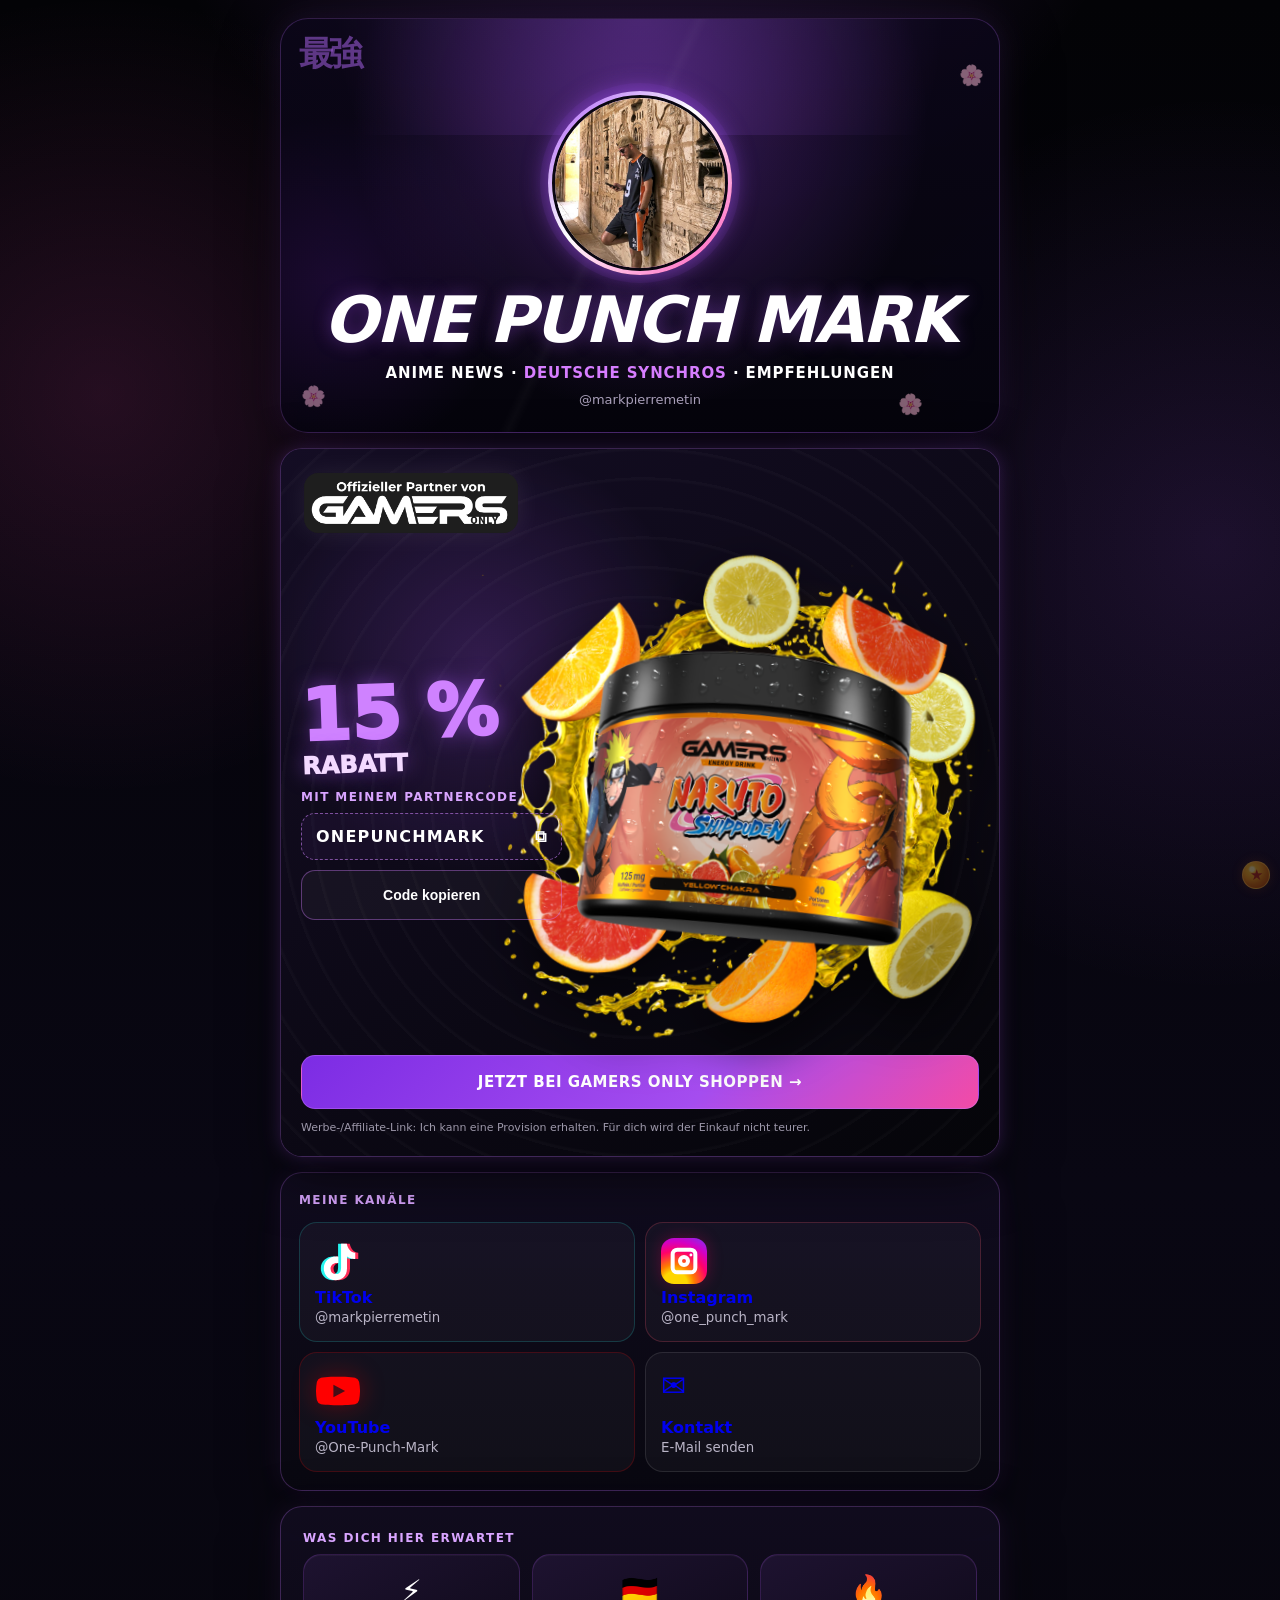
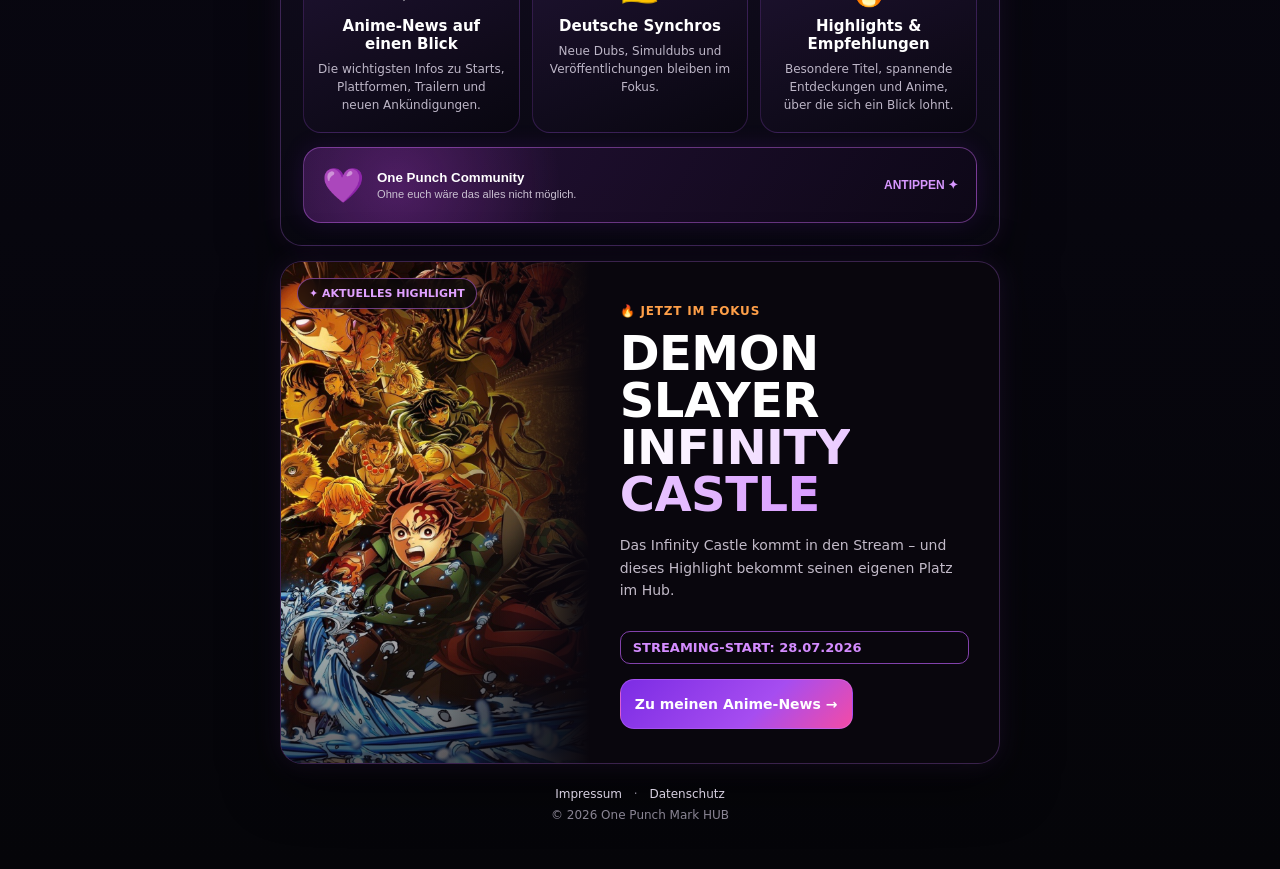
<file: index.html>
<!doctype html>
<html lang="de">
<head>
<meta charset="utf-8">
<meta name="viewport" content="width=device-width,initial-scale=1">
<meta name="description" content="One Punch Mark – Anime-News, deutsche Synchros, Streaming, Kino und Community.">
<meta name="theme-color" content="#050509">
<title>One Punch Mark Hub</title>
<link rel="stylesheet" href="style.css">
</head>
<body>
<main class="wrap">
  <section class="hero">
    <div class="jp">最強</div>
    <span class="sakura s1">🌸</span><span class="sakura s2">🌸</span><span class="sakura s3">🌸</span>
    <div class="profile" data-profile><img src="profilbild.jpg" alt="One Punch Mark"></div>
    <h1>One Punch Mark</h1>
    <div class="sub">Anime News · <b>Deutsche Synchros</b> · Empfehlungen</div>
    <div class="handle">@markpierremetin</div>
  </section>

  <section class="panel glow sponsor-panel">
    <div class="partner-line"><img class="partner-badge" src="gamers-partner.png" alt="Offizieller Partner von Gamers Only"></div>
    <div class="sponsor-grid">
      <div class="deal-copy">
        <div class="percent">15 %<span>RABATT</span></div>
        <p class="eyebrow">Mit meinem Partnercode</p>
        <div class="codebox"><span>ONEPUNCHMARK</span><span>⧉</span></div>
        <button class="btn copy-btn" type="button" data-copy>Code kopieren</button>
      </div>
      <div class="product-stage">
        <div class="product-glow"></div>
        <img src="gamers-naruto.png" alt="Gamers Only Naruto Shippuden Yellow Chakra Energy Drink">
      </div>
    </div>
    <a class="btn primary sponsor-cta" href="https://gamersonly.com?sca_ref=11611347.TvLRA7tiaW" target="_blank" rel="sponsored noopener noreferrer">
      Jetzt bei Gamers Only shoppen →
    </a>
    <p class="affiliate-note">Werbe-/Affiliate-Link: Ich kann eine Provision erhalten. Für dich wird der Einkauf nicht teurer.</p>
  </section>


  <section class="panel">
    <p class="eyebrow">Meine Kanäle</p>
    <div class="socials">
      <a class="social-card" href="https://www.tiktok.com/@markpierremetin" target="_blank" rel="noopener noreferrer">
        <div class="social-icon brand tiktok" aria-hidden="true"><svg viewBox="0 0 24 24"><path d="M16.6 3c.5 2.8 2.1 4.5 4.4 4.7v3.2c-1.6.1-3-.4-4.3-1.2v6.1c0 4.1-2.6 6.2-6 6.2-3.6 0-6.1-2.8-6.1-6.1 0-3.7 2.9-6.2 6.5-6.2.4 0 .8 0 1.1.1v3.3c-.3-.1-.6-.1-.9-.1-1.8 0-3.2 1.2-3.2 3 0 1.7 1.3 2.8 2.8 2.8 1.8 0 2.7-1.1 2.7-3.3V3h3z"/></svg></div><div><strong>TikTok</strong><br><small>@markpierremetin</small></div>
      </a>
      <a class="social-card" href="https://www.instagram.com/one_punch_mark" target="_blank" rel="noopener noreferrer">
        <div class="social-icon brand instagram" aria-hidden="true"><svg viewBox="0 0 24 24"><path d="M7 2h10a5 5 0 0 1 5 5v10a5 5 0 0 1-5 5H7a5 5 0 0 1-5-5V7a5 5 0 0 1 5-5zm0 3a2 2 0 0 0-2 2v10a2 2 0 0 0 2 2h10a2 2 0 0 0 2-2V7a2 2 0 0 0-2-2H7zm5 2.5A4.5 4.5 0 1 1 7.5 12 4.5 4.5 0 0 1 12 7.5zm0 3A1.5 1.5 0 1 0 13.5 12 1.5 1.5 0 0 0 12 10.5zm5.2-4.1a1.1 1.1 0 1 1-1.1 1.1 1.1 1.1 0 0 1 1.1-1.1z"/></svg></div><div><strong>Instagram</strong><br><small>@one_punch_mark</small></div>
      </a>
      <a class="social-card" href="https://www.youtube.com/@One-Punch-Mark" target="_blank" rel="noopener noreferrer">
        <div class="social-icon brand youtube" aria-hidden="true"><svg viewBox="0 0 24 24"><path d="M23 7.2a3 3 0 0 0-2.1-2.1C19 4.6 12 4.6 12 4.6s-7 0-8.9.5A3 3 0 0 0 1 7.2 31 31 0 0 0 .5 12a31 31 0 0 0 .5 4.8 3 3 0 0 0 2.1 2.1c1.9.5 8.9.5 8.9.5s7 0 8.9-.5a3 3 0 0 0 2.1-2.1 31 31 0 0 0 .5-4.8 31 31 0 0 0-.5-4.8zM9.6 15.3V8.7l6.1 3.3-6.1 3.3z"/></svg></div><div><strong>YouTube</strong><br><small>@One-Punch-Mark</small></div>
      </a>
      <a class="social-card" href="mailto:onepunchcompany@web.de">
        <div class="social-icon">✉</div><div><strong>Kontakt</strong><br><small>E-Mail senden</small></div>
      </a>
    </div>
  </section>

  
  <section class="panel promise-section">
    <p class="eyebrow">Was dich hier erwartet</p>
    <div class="promise-grid">
      <article class="promise-card">
        <div class="promise-symbol">⚡</div>
        <strong>Anime-News auf einen Blick</strong>
        <p>Die wichtigsten Infos zu Starts, Plattformen, Trailern und neuen Ankündigungen.</p>
      </article>
      <article class="promise-card">
        <div class="promise-symbol">🇩🇪</div>
        <strong>Deutsche Synchros</strong>
        <p>Neue Dubs, Simuldubs und Veröffentlichungen bleiben im Fokus.</p>
      </article>
      <article class="promise-card">
        <div class="promise-symbol">🔥</div>
        <strong>Highlights & Empfehlungen</strong>
        <p>Besondere Titel, spannende Entdeckungen und Anime, über die sich ein Blick lohnt.</p>
      </article>
    </div>

    <button class="community-trigger" type="button" data-community>
      <span class="community-heart">💜</span>
      <span>
        <strong>One Punch Community</strong>
        <small>Ohne euch wäre das alles nicht möglich.</small>
      </span>
      <span class="tap-hint">Antippen ✦</span>
    </button>
  </section>

  
  <section class="panel cinema-feature">
    <div class="cinema-image-wrap">
      <img src="demon-slayer-infinity-castle.jpg"
           alt="Demon Slayer Infinity Castle Artwork"
           class="cinema-image">
      <div class="cinema-vignette"></div>
      <div class="cinema-badge">✦ Aktuelles Highlight</div>
    </div>
    <div class="cinema-feature-copy">
      <span class="hot-label">🔥 Jetzt im Fokus</span>
      <h2>Demon Slayer<br><b>Infinity Castle</b></h2>
      <p>Das Infinity Castle kommt in den Stream – und dieses Highlight bekommt seinen eigenen Platz im Hub.</p>
      <div class="release-pill">Streaming-Start: 28.07.2026</div>
      <a class="btn primary cinema-main-button"
         href="https://www.tiktok.com/@markpierremetin"
         target="_blank"
         rel="noopener noreferrer">Zu meinen Anime-News →</a>
    </div>
  </section>

  <footer class="footer">
    <div><a href="impressum.html">Impressum</a> · <a href="datenschutz.html">Datenschutz</a></div>
    <button class="hub-version" type="button" data-dev>© 2026 One Punch Mark HUB</button>
  </footer>
</main>

<button class="secret-orb" type="button" data-orb aria-label="Geheimes Easter Egg">
  <span class="orb-star">★</span>
</button>

<div class="heart-layer" data-heart-layer aria-hidden="true"></div>

<div class="impact-layer" data-impact aria-hidden="true">
  <div class="impact-flash"></div>
  <div class="punch-runup" aria-hidden="true">
    <div class="speedline sline1"></div>
    <div class="speedline sline2"></div>
    <div class="speedline sline3"></div>
    <div class="speedline sline4"></div>
    <div class="speedline sline5"></div>
  </div>
  <div class="opm-fist">
    <span class="forearm"></span>
    <span class="fist-knuckle k1"></span>
    <span class="fist-knuckle k2"></span>
    <span class="fist-knuckle k3"></span>
    <span class="fist-knuckle k4"></span>
    <span class="fist-palm"></span>
    <span class="fist-thumb"></span>
  </div>
  <div class="impact-burst"></div>
  <svg class="crack-svg" viewBox="0 0 1000 1000" preserveAspectRatio="none">
    <g>
      <path d="M510 505 L440 410 L390 300 L300 210"/>
      <path d="M505 500 L570 385 L650 310 L720 170"/>
      <path d="M500 510 L635 545 L760 520 L920 590"/>
      <path d="M500 510 L600 650 L620 790 L735 940"/>
      <path d="M500 510 L405 640 L340 755 L205 890"/>
      <path d="M500 505 L365 520 L240 480 L65 550"/>
      <path d="M500 505 L485 350 L520 230 L475 50"/>
      <path d="M500 510 L520 675 L470 825 L505 1000"/>
      <path d="M440 410 L330 390 L260 310"/>
      <path d="M570 385 L610 245 L690 205"/>
      <path d="M635 545 L730 660 L860 700"/>
      <path d="M405 640 L275 670 L165 630"/>
    </g>
  </svg>
  <div class="impact-message">ONE PUNCH MODE<br><small>Display überlebt. Knapp. 👊</small></div>
</div>

<div class="modal-backdrop" data-club-modal aria-hidden="true">
  <section class="club-modal" role="dialog" aria-modal="true" aria-labelledby="club-title">
    <button class="modal-close" type="button" data-close-club aria-label="Schließen">×</button>
    <div class="club-seal">葉</div>
    <p class="eyebrow">Geheimer Bereich entdeckt</p>
    <h2 id="club-title">🍜 Hidden Leaf Club</h2>
    <p class="club-welcome">Willkommen, Shinobi. Du hast alle sieben Dragon-Ball-Taps gemeistert.</p>
    <div class="club-grid">
      <div><span>🍥</span><strong>Lieblingsanime</strong><small>Naruto · Dragon Ball Z · Attack on Titan · One Piece · und wahrscheinlich noch vieles mehr 😄</small></div>
      <div><span>🎙️</span><strong>Creator-Modus</strong><small>Anime-News, deutsche Synchros und ehrliche Empfehlungen.</small></div>
      <div><span>⚡</span><strong>Chakra-Code</strong><small>ONEPUNCHMARK – 15 % bei Gamers Only.</small></div>
      <div><span>💜</span><strong>Community</strong><small>Ohne euch gäbe es den One Punch Mark Hub nicht.</small></div>
    </div>
    <p class="club-foot">Hidden Leaf Club · Member #001</p>
  </section>
</div>

<div class="dev-overlay" data-dev-overlay aria-hidden="true">
  <div class="dev-terminal">
    <span class="terminal-dot"></span><span class="terminal-dot"></span><span class="terminal-dot"></span>
    <p>&gt; Developer Mode aktiviert</p>
    <strong>ONE PUNCH MARK HUB v7.0</strong>
    <small>Powered by Chakra ⚡, Kaffee ☕ & Anime 💜</small>
  </div>
</div>

<div class="toast" data-toast aria-live="polite"></div>
<script src="script.js"></script>
</body>
</html>
</file>
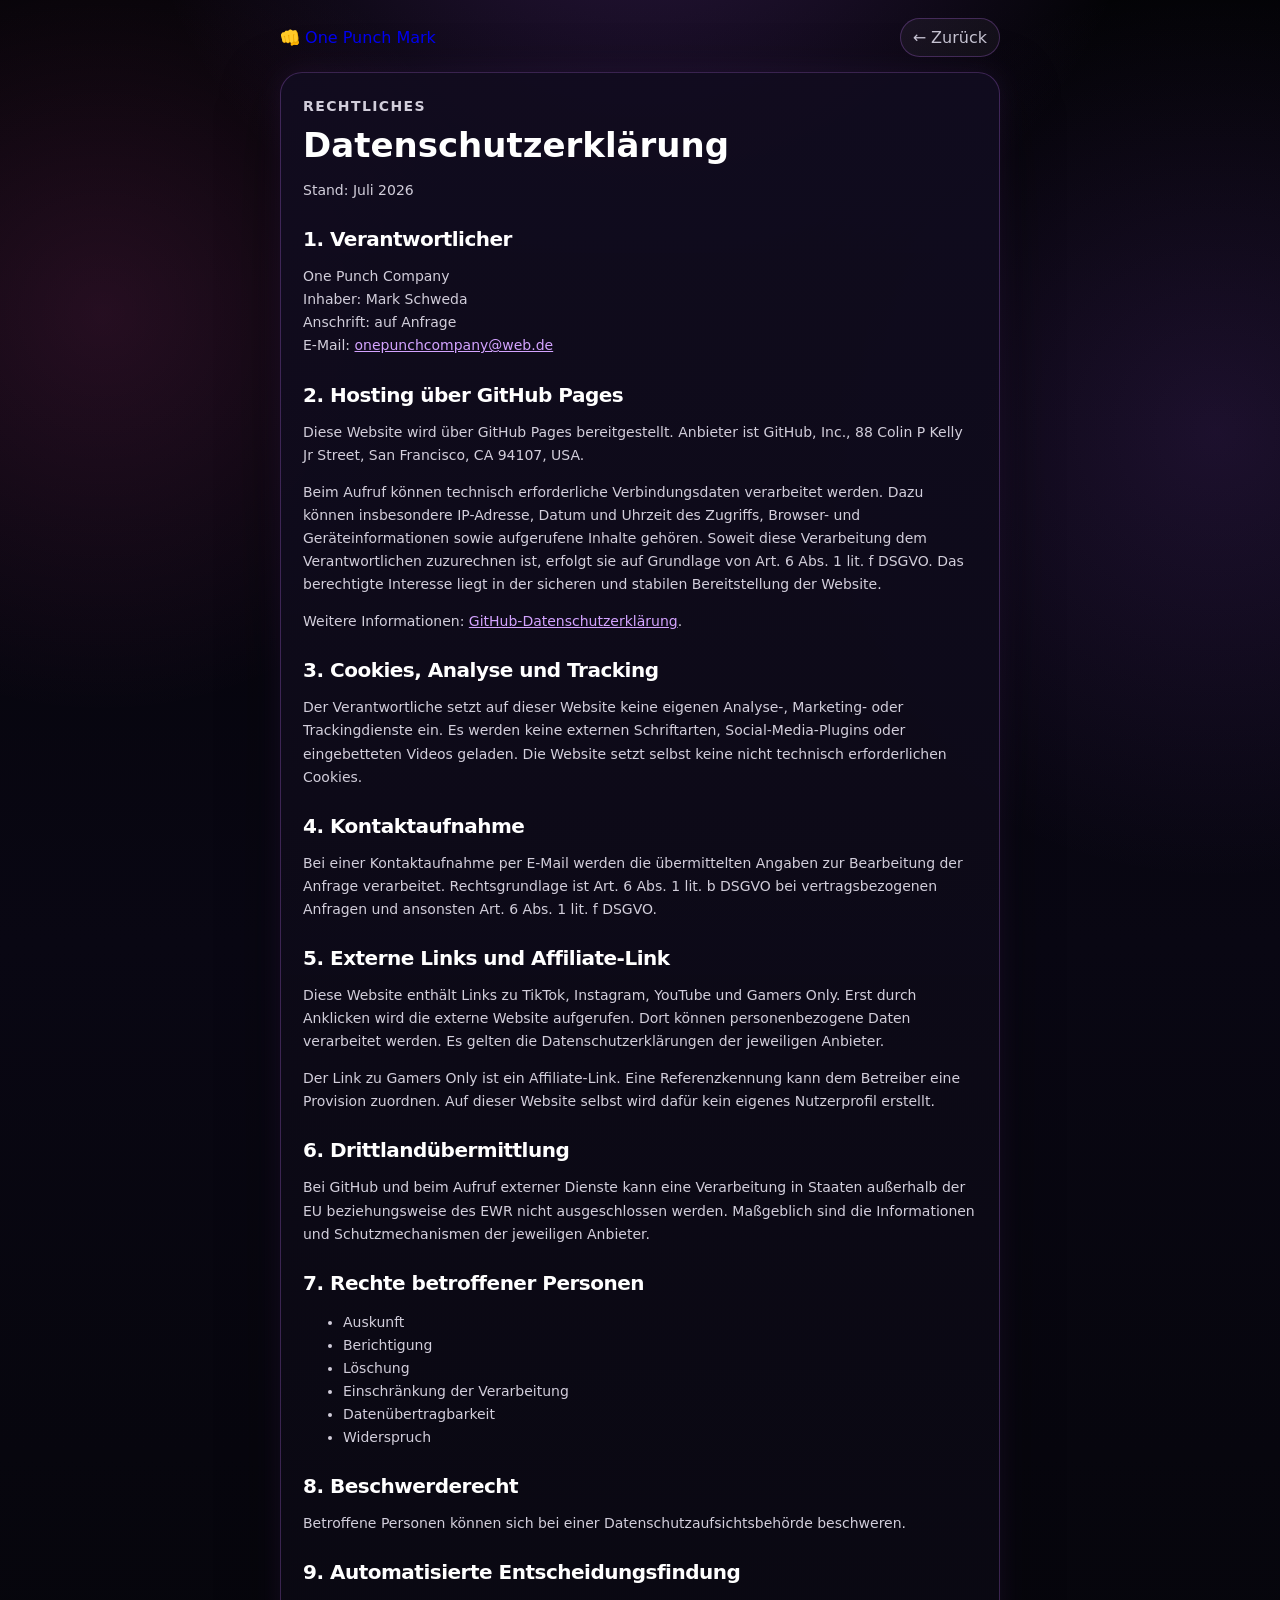
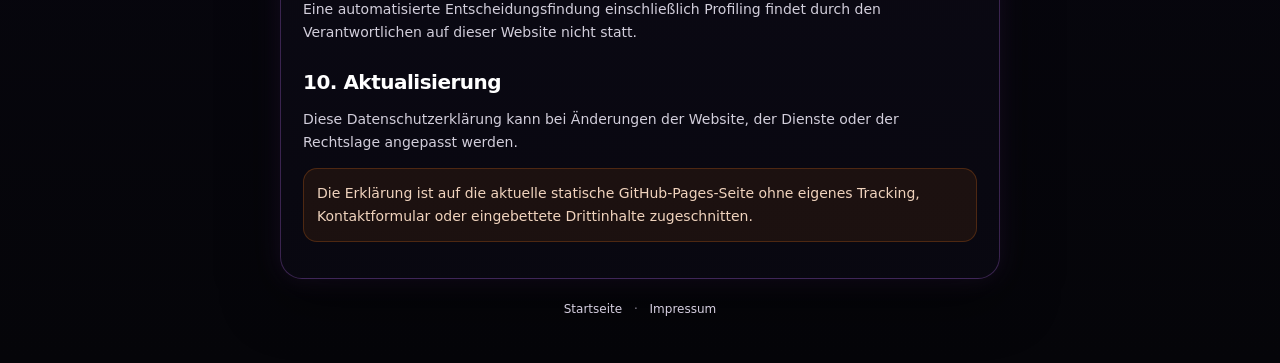
<file: datenschutz.html>
<!doctype html>
<html lang="de">
<head><meta charset="utf-8"><meta name="viewport" content="width=device-width,initial-scale=1"><meta name="theme-color" content="#050509"><title>Datenschutz – One Punch Mark</title><link rel="stylesheet" href="style.css"></head>
<body><main class="wrap">
<div class="topbar"><a href="index.html">👊 One Punch Mark</a><a class="back" href="index.html">← Zurück</a></div>
<article class="panel legal">
<p class="eyebrow">Rechtliches</p><h1>Datenschutzerklärung</h1><p>Stand: Juli 2026</p>
<h2>1. Verantwortlicher</h2><p>One Punch Company<br>Inhaber: Mark Schweda<br>Anschrift: auf Anfrage<br>E-Mail: <a href="mailto:onepunchcompany@web.de">onepunchcompany@web.de</a></p>
<h2>2. Hosting über GitHub Pages</h2><p>Diese Website wird über GitHub Pages bereitgestellt. Anbieter ist GitHub, Inc., 88 Colin P Kelly Jr Street, San Francisco, CA 94107, USA.</p>
<p>Beim Aufruf können technisch erforderliche Verbindungsdaten verarbeitet werden. Dazu können insbesondere IP-Adresse, Datum und Uhrzeit des Zugriffs, Browser- und Geräteinformationen sowie aufgerufene Inhalte gehören. Soweit diese Verarbeitung dem Verantwortlichen zuzurechnen ist, erfolgt sie auf Grundlage von Art. 6 Abs. 1 lit. f DSGVO. Das berechtigte Interesse liegt in der sicheren und stabilen Bereitstellung der Website.</p>
<p>Weitere Informationen: <a href="https://docs.github.com/de/site-policy/privacy-policies/github-general-privacy-statement" target="_blank" rel="noopener noreferrer">GitHub-Datenschutzerklärung</a>.</p>
<h2>3. Cookies, Analyse und Tracking</h2><p>Der Verantwortliche setzt auf dieser Website keine eigenen Analyse-, Marketing- oder Trackingdienste ein. Es werden keine externen Schriftarten, Social-Media-Plugins oder eingebetteten Videos geladen. Die Website setzt selbst keine nicht technisch erforderlichen Cookies.</p>
<h2>4. Kontaktaufnahme</h2><p>Bei einer Kontaktaufnahme per E-Mail werden die übermittelten Angaben zur Bearbeitung der Anfrage verarbeitet. Rechtsgrundlage ist Art. 6 Abs. 1 lit. b DSGVO bei vertragsbezogenen Anfragen und ansonsten Art. 6 Abs. 1 lit. f DSGVO.</p>
<h2>5. Externe Links und Affiliate-Link</h2><p>Diese Website enthält Links zu TikTok, Instagram, YouTube und Gamers Only. Erst durch Anklicken wird die externe Website aufgerufen. Dort können personenbezogene Daten verarbeitet werden. Es gelten die Datenschutzerklärungen der jeweiligen Anbieter.</p>
<p>Der Link zu Gamers Only ist ein Affiliate-Link. Eine Referenzkennung kann dem Betreiber eine Provision zuordnen. Auf dieser Website selbst wird dafür kein eigenes Nutzerprofil erstellt.</p>
<h2>6. Drittlandübermittlung</h2><p>Bei GitHub und beim Aufruf externer Dienste kann eine Verarbeitung in Staaten außerhalb der EU beziehungsweise des EWR nicht ausgeschlossen werden. Maßgeblich sind die Informationen und Schutzmechanismen der jeweiligen Anbieter.</p>
<h2>7. Rechte betroffener Personen</h2><ul><li>Auskunft</li><li>Berichtigung</li><li>Löschung</li><li>Einschränkung der Verarbeitung</li><li>Datenübertragbarkeit</li><li>Widerspruch</li></ul>
<h2>8. Beschwerderecht</h2><p>Betroffene Personen können sich bei einer Datenschutzaufsichtsbehörde beschweren.</p>
<h2>9. Automatisierte Entscheidungsfindung</h2><p>Eine automatisierte Entscheidungsfindung einschließlich Profiling findet durch den Verantwortlichen auf dieser Website nicht statt.</p>
<h2>10. Aktualisierung</h2><p>Diese Datenschutzerklärung kann bei Änderungen der Website, der Dienste oder der Rechtslage angepasst werden.</p>
<p class="note">Die Erklärung ist auf die aktuelle statische GitHub-Pages-Seite ohne eigenes Tracking, Kontaktformular oder eingebettete Drittinhalte zugeschnitten.</p>
</article>
<footer class="footer"><a href="index.html">Startseite</a> · <a href="impressum.html">Impressum</a></footer>
</main></body></html>
</file>
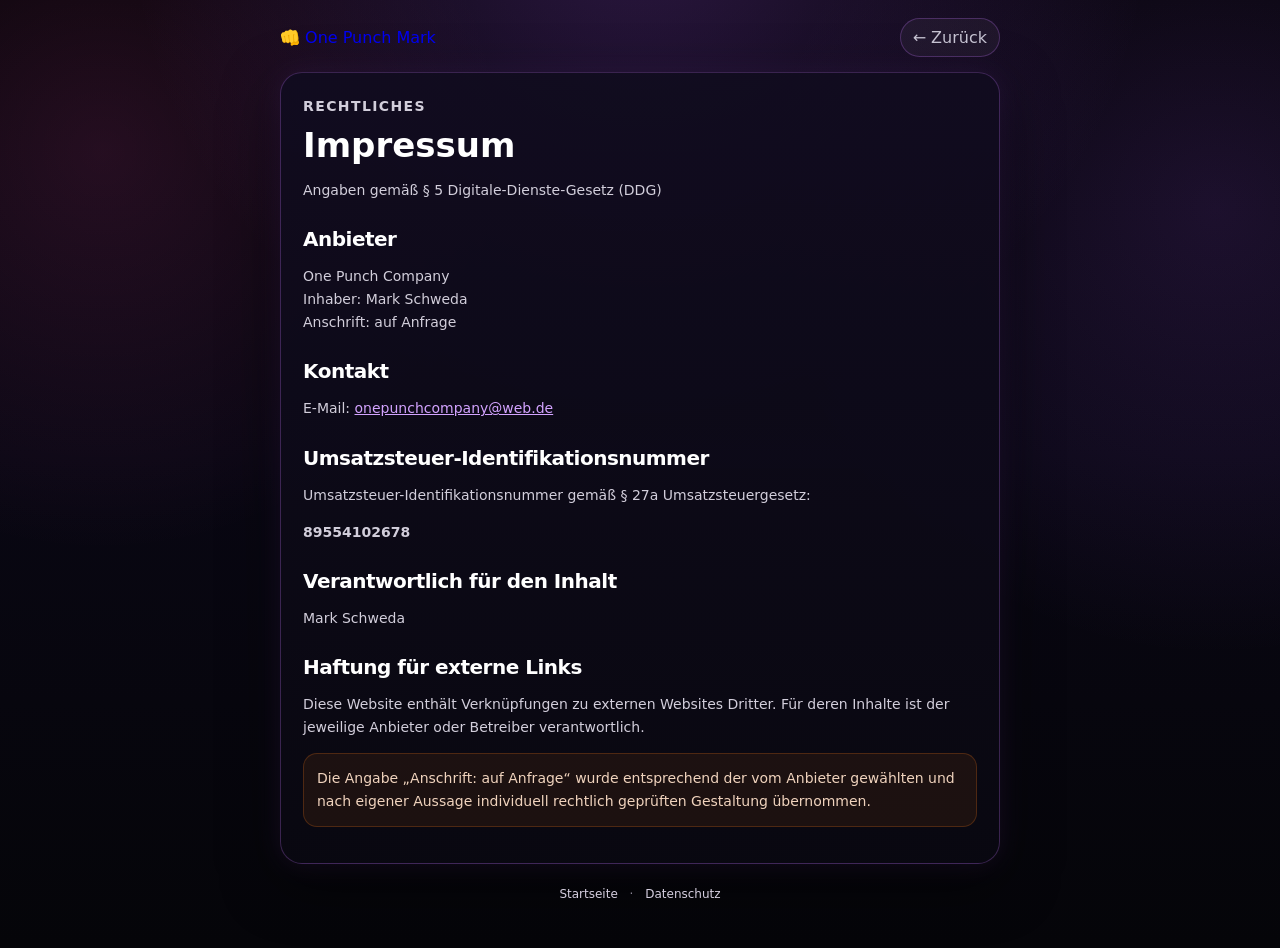
<file: impressum.html>
<!doctype html>
<html lang="de">
<head><meta charset="utf-8"><meta name="viewport" content="width=device-width,initial-scale=1"><meta name="theme-color" content="#050509"><title>Impressum – One Punch Mark</title><link rel="stylesheet" href="style.css"></head>
<body><main class="wrap">
<div class="topbar"><a href="index.html">👊 One Punch Mark</a><a class="back" href="index.html">← Zurück</a></div>
<article class="panel legal">
<p class="eyebrow">Rechtliches</p><h1>Impressum</h1>
<p>Angaben gemäß § 5 Digitale-Dienste-Gesetz (DDG)</p>
<h2>Anbieter</h2><p>One Punch Company<br>Inhaber: Mark Schweda<br>Anschrift: auf Anfrage</p>
<h2>Kontakt</h2><p>E-Mail: <a href="mailto:onepunchcompany@web.de">onepunchcompany@web.de</a></p>
<h2>Umsatzsteuer-Identifikationsnummer</h2><p>Umsatzsteuer-Identifikationsnummer gemäß § 27a Umsatzsteuergesetz:</p><p><strong>89554102678</strong></p>
<h2>Verantwortlich für den Inhalt</h2><p>Mark Schweda</p>
<h2>Haftung für externe Links</h2><p>Diese Website enthält Verknüpfungen zu externen Websites Dritter. Für deren Inhalte ist der jeweilige Anbieter oder Betreiber verantwortlich.</p>
<p class="note">Die Angabe „Anschrift: auf Anfrage“ wurde entsprechend der vom Anbieter gewählten und nach eigener Aussage individuell rechtlich geprüften Gestaltung übernommen.</p>
</article>
<footer class="footer"><a href="index.html">Startseite</a> · <a href="datenschutz.html">Datenschutz</a></footer>
</main></body></html>
</file>
<file: style.css>
:root{
  --bg:#050509;
  --panel:rgba(12,10,24,.86);
  --panel2:rgba(18,13,34,.94);
  --line:rgba(196,118,255,.26);
  --violet:#a855f7;
  --violet2:#d67dff;
  --pink:#ff4fb8;
  --orange:#ff7a18;
  --text:#ffffff;
  --muted:#c5c2d1;
  --soft:#8e8a9b;
  --shadow:0 18px 55px rgba(0,0,0,.58);
}
*{box-sizing:border-box}
html{scroll-behavior:smooth}
body{
  margin:0;
  min-height:100vh;
  color:var(--text);
  font-family:Inter,ui-sans-serif,system-ui,-apple-system,BlinkMacSystemFont,"Segoe UI",sans-serif;
  background:
    radial-gradient(circle at 50% -10%,rgba(168,85,247,.25),transparent 32rem),
    radial-gradient(circle at 8% 16%,rgba(255,79,184,.13),transparent 25rem),
    radial-gradient(circle at 95% 22%,rgba(168,85,247,.14),transparent 28rem),
    linear-gradient(180deg,#030306 0%,#090713 48%,#050509 100%);
  overflow-x:hidden;
}
body:before{
  content:"";
  position:fixed;
  inset:0;
  pointer-events:none;
  opacity:.25;
  background-image:
    linear-gradient(rgba(255,255,255,.02) 1px,transparent 1px),
    linear-gradient(90deg,rgba(255,255,255,.02) 1px,transparent 1px);
  background-size:36px 36px;
  mask-image:linear-gradient(to bottom,#000,transparent 88%);
}
.wrap{width:min(100% - 22px,560px);margin:auto;padding:18px 0 42px;position:relative;z-index:2}
.hero{
  position:relative;
  padding:24px 18px 22px;
  text-align:center;
  border:1px solid rgba(188,111,255,.24);
  border-radius:28px;
  background:linear-gradient(180deg,rgba(17,12,32,.88),rgba(8,7,16,.92));
  box-shadow:0 0 30px rgba(168,85,247,.12),var(--shadow);
  overflow:hidden;
}
.hero:before{
  content:"";
  position:absolute;
  inset:-30% -10% auto;
  height:240px;
  background:radial-gradient(circle,rgba(173,90,255,.24),transparent 68%);
}
.jp{
  position:absolute;
  left:18px;
  top:12px;
  color:rgba(185,109,255,.48);
  font-size:34px;
  font-weight:900;
  letter-spacing:-4px;
}
.profile{
  width:154px;height:154px;margin:0 auto 14px;padding:4px;border-radius:50%;
  background:linear-gradient(135deg,var(--violet),#fff 45%,var(--pink));
  box-shadow:0 0 24px rgba(168,85,247,.65),0 0 0 8px rgba(168,85,247,.08);
  position:relative;z-index:2;cursor:pointer
}
.profile img{width:100%;height:100%;border-radius:50%;display:block;object-fit:cover;border:3px solid #0a0712}
.hero h1{
  position:relative;z-index:2;
  margin:0;
  font-size:clamp(34px,9vw,50px);
  line-height:.98;
  letter-spacing:-2px;
  font-style:italic;
  text-transform:uppercase;
  text-shadow:0 0 18px rgba(168,85,247,.35);
}
.hero .sub{
  position:relative;z-index:2;
  margin:12px 0 0;
  font-size:14px;
  font-weight:800;
  letter-spacing:.9px;
  text-transform:uppercase;
}
.hero .sub b{color:var(--violet2)}
.hero .handle{position:relative;z-index:2;margin-top:10px;color:#a99fb9;font-size:13px}
.sakura{position:absolute;font-size:20px;opacity:.5;animation:float 7s ease-in-out infinite}
.s1{right:15px;top:44px}.s2{left:20px;bottom:24px;animation-delay:1.6s}.s3{right:76px;bottom:16px;animation-delay:3s}
.panel{
  margin-top:15px;
  padding:18px;
  border-radius:22px;
  border:1px solid var(--line);
  background:linear-gradient(180deg,rgba(17,12,31,.94),rgba(9,8,17,.96));
  box-shadow:0 0 26px rgba(168,85,247,.10),var(--shadow);
}
.glow{box-shadow:0 0 18px rgba(168,85,247,.22),inset 0 0 20px rgba(168,85,247,.05),var(--shadow)}
.eyebrow{margin:0 0 7px;color:#d9a5ff;font-size:12px;font-weight:900;letter-spacing:1.4px;text-transform:uppercase}
h2{margin:0;font-size:23px;letter-spacing:-.5px}
p{color:var(--muted);font-size:14px;line-height:1.55}
.deal{
  display:grid;grid-template-columns:90px 1fr;gap:16px;align-items:center
}
.percent{
  font-size:41px;font-weight:1000;line-height:.9;color:#cf82ff;text-shadow:0 0 20px rgba(168,85,247,.55)
}
.percent span{display:block;font-size:16px;margin-top:7px;color:#f3d9ff}
.codebox{
  display:flex;justify-content:space-between;align-items:center;gap:10px;
  padding:13px 14px;border:1px dashed rgba(210,133,255,.55);border-radius:14px;
  background:rgba(168,85,247,.06);font-weight:900;letter-spacing:1.2px
}
.actions{display:grid;grid-template-columns:1fr 1fr;gap:10px;margin-top:12px}
.btn{
  display:flex;align-items:center;justify-content:center;gap:8px;min-height:50px;padding:12px 14px;
  border-radius:14px;border:1px solid rgba(208,123,255,.38);color:#fff;text-decoration:none;
  background:rgba(255,255,255,.04);font-weight:850;font-size:14px;cursor:pointer;transition:.18s
}
.btn:hover{transform:translateY(-2px);filter:brightness(1.1);box-shadow:0 0 20px rgba(168,85,247,.18)}
.btn.primary{background:linear-gradient(135deg,#7c2ce4,#a64df0 60%,#f34ba6)}
.socials{display:grid;grid-template-columns:1fr 1fr;gap:10px;margin-top:12px}
.social-card{
  min-height:120px;padding:15px;border-radius:18px;border:1px solid rgba(255,255,255,.10);
  background:rgba(255,255,255,.035);text-decoration:none;display:flex;flex-direction:column;justify-content:space-between;
  transition:.18s
}
.social-card:hover{transform:translateY(-2px);border-color:rgba(201,111,255,.45);box-shadow:0 0 22px rgba(168,85,247,.12)}
.social-icon{font-size:30px}
.social-card strong{font-size:16px}.social-card small{color:#b9b4c6}
.features{display:grid;grid-template-columns:1fr 1fr;gap:10px}
.feature{
  padding:14px;border-radius:16px;background:rgba(255,255,255,.035);border:1px solid rgba(255,255,255,.08)
}
.feature .i{font-size:24px;margin-bottom:7px}
.feature strong{display:flex;align-items:center;gap:7px;font-size:14px}
.feature p{margin:6px 0 0;font-size:12.5px}
.flag-de{display:inline-block;width:19px;height:12px;border-radius:2px;background:linear-gradient(to bottom,#111 0 33.33%,#dd0000 33.33% 66.66%,#ffce00 66.66%);box-shadow:0 0 0 1px rgba(255,255,255,.15)}
.highlight{display:grid;grid-template-columns:86px 1fr;gap:14px;align-items:center}
.highlight-art{
  height:86px;border-radius:15px;
  background:
    radial-gradient(circle at 30% 30%,rgba(255,255,255,.16),transparent 18%),
    linear-gradient(145deg,#4a155f,#151020 55%,#ff5a4f);
  display:grid;place-items:center;font-size:38px;border:1px solid rgba(255,255,255,.10)
}
.community{display:flex;gap:14px;align-items:center}
.community .heart{font-size:34px}
.footer{text-align:center;color:#898493;font-size:12px;margin-top:20px;line-height:1.8}
.footer a{color:#d6cfe0;text-decoration:none;margin:0 8px}
.toast{
  position:fixed;left:50%;bottom:20px;transform:translate(-50%,16px);opacity:0;pointer-events:none;
  background:#fff;color:#160d1c;font-weight:900;font-size:13px;padding:11px 15px;border-radius:999px;
  box-shadow:0 18px 40px rgba(0,0,0,.4);transition:.2s;z-index:20
}
.toast.show{opacity:1;transform:translate(-50%,0)}
.topbar{display:flex;justify-content:space-between;align-items:center;margin-bottom:14px}
.topbar a{text-decoration:none}
.back{padding:9px 12px;border:1px solid var(--line);border-radius:999px;color:var(--muted);background:rgba(255,255,255,.04)}
.legal{padding:22px}.legal h1{margin:0 0 8px;font-size:34px}.legal h2{margin-top:25px;font-size:20px}
.legal p,.legal li{color:#d2cedb;line-height:1.65;font-size:14px}.legal a{color:#d3a3ff;overflow-wrap:anywhere}
.note{padding:13px;border-radius:14px;background:rgba(255,122,24,.08);border:1px solid rgba(255,122,24,.22);color:#f0d3bd!important}
@keyframes float{0%,100%{transform:translateY(0) rotate(0)}50%{transform:translateY(-10px) rotate(8deg)}}
@media(max-width:420px){
  .deal{grid-template-columns:1fr}.actions{grid-template-columns:1fr}.profile{width:142px;height:142px}
}
@media(prefers-reduced-motion:reduce){*{animation:none!important;transition:none!important}}

.sponsor-panel{position:relative;overflow:hidden;padding:18px;isolation:isolate}
.sponsor-panel:before{content:"";position:absolute;inset:0;z-index:-2;background:radial-gradient(circle at 72% 44%,rgba(255,174,0,.23),transparent 28%),radial-gradient(circle at 28% 30%,rgba(168,85,247,.22),transparent 30%),linear-gradient(145deg,rgba(20,13,36,.98),rgba(5,5,9,.98))}
.sponsor-panel:after{content:"";position:absolute;inset:-30%;z-index:-1;opacity:.16;background:repeating-radial-gradient(ellipse at center,transparent 0 26px,rgba(255,255,255,.13) 28px 30px);transform:rotate(-15deg)}
.partner-badge{display:block;width:min(250px,65%);max-height:72px;object-fit:contain;object-position:left center;margin:0 0 10px;filter:drop-shadow(0 0 13px rgba(255,255,255,.08))}
.sponsor-grid{display:grid;grid-template-columns:minmax(0,.86fr) minmax(160px,1.14fr);gap:8px;align-items:center;min-height:250px}
.deal-copy{position:relative;z-index:3}
.sponsor-panel .percent{font-size:clamp(42px,12vw,67px);transform:rotate(-2deg);margin-bottom:15px}
.product-stage{position:relative;min-height:250px;display:flex;align-items:center;justify-content:center}
.product-stage img{position:relative;z-index:2;width:150%;max-width:410px;transform:translateX(-8%) rotate(-2deg);filter:drop-shadow(0 22px 26px rgba(0,0,0,.62));animation:productFloat 5s ease-in-out infinite}
.product-glow{position:absolute;width:210px;height:210px;border-radius:50%;background:radial-gradient(circle,rgba(255,196,0,.38),rgba(255,107,0,.15) 43%,transparent 70%);filter:blur(4px)}
.copy-btn{width:100%;margin-top:10px}
.sponsor-cta{width:100%;min-height:54px;text-transform:uppercase;letter-spacing:.5px}
.affiliate-note{margin:10px 0 0;font-size:11px!important;color:#9d98aa!important}
.brand{width:46px;height:46px;display:grid;place-items:center}
.brand svg{width:100%;height:100%;display:block}
.tiktok svg{fill:#fff;filter:drop-shadow(-3px 0 #25f4ee) drop-shadow(3px 0 #fe2c55)}
.instagram{border-radius:13px;padding:7px;background:radial-gradient(circle at 30% 100%,#ffd600 0 22%,#ff7a00 35%,#ff0169 58%,#d300c5 76%,#7638fa 100%);box-shadow:0 0 16px rgba(255,1,105,.28)}
.instagram svg{fill:#fff}
.youtube svg{fill:#ff0000;filter:drop-shadow(0 0 12px rgba(255,0,0,.34))}
.social-card:nth-child(1){border-color:rgba(37,244,238,.18)}
.social-card:nth-child(2){border-color:rgba(255,83,109,.22)}
.social-card:nth-child(3){border-color:rgba(255,0,0,.20)}
@keyframes productFloat{0%,100%{transform:translateX(-8%) translateY(0) rotate(-2deg)}50%{transform:translateX(-8%) translateY(-8px) rotate(0deg)}}
@media(max-width:440px){.sponsor-grid{grid-template-columns:.82fr 1.18fr;min-height:220px}.product-stage{min-height:220px}.product-stage img{width:175%;transform:translateX(-13%) rotate(-2deg)}.sponsor-panel .percent{font-size:42px}.sponsor-panel .percent span{font-size:15px}.partner-badge{width:78%}}
@media(max-width:360px){.sponsor-grid{grid-template-columns:1fr}.product-stage{min-height:210px;order:-1}.product-stage img{width:115%;transform:none}}


/* V6 – closer to the visual concept */
.wrap{width:min(100% - 20px,720px)}
.hero{min-height:415px;padding-top:42px;background:
  radial-gradient(circle at 50% 25%,rgba(170,80,255,.30),transparent 18rem),
  linear-gradient(180deg,rgba(12,7,26,.88),rgba(5,4,12,.96))}
.hero:after{
  content:"";
  position:absolute;inset:0;
  background:
    radial-gradient(circle at 8% 65%,rgba(114,34,194,.18),transparent 24%),
    linear-gradient(115deg,transparent 45%,rgba(255,255,255,.025) 46%,transparent 47%);
  pointer-events:none
}
.hero-partner{
  position:absolute;right:18px;top:18px;width:190px;max-height:62px;
  object-fit:contain;z-index:4;filter:drop-shadow(0 0 12px rgba(255,255,255,.09))
}
.profile{width:184px;height:184px;margin-top:30px}
.hero h1{font-size:clamp(42px,10vw,64px)}
.hero .sub{font-size:15px}
.partner-line{display:flex;align-items:center;gap:10px;margin-bottom:8px}
.partner-line>span{font-size:11px;text-transform:uppercase;letter-spacing:1.2px;color:#c9c2d0;font-weight:800}
.partner-line .partner-badge{width:190px;margin:0;max-height:48px}

.sponsor-panel{padding:20px}
.sponsor-grid{grid-template-columns:.78fr 1.22fr;min-height:310px}
.product-stage{min-height:310px}
.product-stage img{width:155%;max-width:510px;transform:translateX(-6%) rotate(-2deg)}
.product-glow{width:290px;height:290px}
.sponsor-panel .percent{font-size:72px}
.sponsor-panel .percent span{font-size:24px}
.sponsor-cta{font-size:15px}

.feature-strip{
  display:grid;grid-template-columns:repeat(4,1fr);gap:0;padding:12px 8px
}
.feature-strip .feature{
  border:0;border-radius:0;background:transparent;text-align:center;padding:16px 10px;position:relative
}
.feature-strip .feature:not(:last-child):after{
  content:"";position:absolute;right:0;top:16%;height:68%;width:1px;background:rgba(255,255,255,.16)
}
.feature-strip .feature .i{font-size:30px}
.feature-strip .feature strong{display:block;font-size:13px}
.feature-strip .feature p{font-size:11.5px;margin-top:5px}

.cinema-highlight{
  position:relative;overflow:hidden;display:grid;
  grid-template-columns:210px 1fr auto;gap:18px;align-items:center;
  min-height:180px;padding:0 18px 0 0;
  background:
    radial-gradient(circle at 30% 50%,rgba(255,42,63,.22),transparent 30%),
    linear-gradient(110deg,#190710,#11091f 55%,#08060f)
}
.cinema-art{position:relative;height:180px;overflow:hidden;border-radius:20px 0 0 20px;background:
  radial-gradient(circle at 50% 45%,#f2d6c6 0 8%,transparent 9%),
  radial-gradient(circle at 50% 45%,rgba(255,255,255,.15),transparent 30%),
  linear-gradient(145deg,#2f0714,#a20f25 55%,#27050c)}
.cinema-art:after{
  content:"";position:absolute;inset:0;background:
  repeating-linear-gradient(115deg,transparent 0 16px,rgba(255,255,255,.035) 17px 18px)
}
.moon{position:absolute;width:65px;height:65px;border-radius:50%;left:42px;top:26px;background:#fff1dc;box-shadow:0 0 35px #ff9b69}
.flame{position:absolute;width:54px;height:110px;border-radius:60% 0 60% 40%;background:linear-gradient(#ffec66,#ff6500 50%,#a90021);filter:drop-shadow(0 0 13px #ff4a00)}
.f1{left:92px;bottom:-27px;transform:rotate(25deg)}.f2{left:30px;bottom:-42px;transform:rotate(-14deg)}.f3{right:13px;bottom:-38px;transform:rotate(42deg)}
.slash{position:absolute;left:15px;top:91px;width:190px;height:5px;background:#fff;transform:rotate(-19deg);box-shadow:0 0 18px #fff,0 0 30px #ff5577}
.cinema-copy h2{font-size:27px;line-height:1.05;text-transform:uppercase;margin:0}
.cinema-copy h2 b{font-size:32px}
.title-line{display:flex;align-items:flex-start;gap:8px}
.release-pill{display:inline-block;margin-top:13px;padding:8px 12px;border:1px solid rgba(195,97,255,.65);border-radius:10px;color:#d48cff;font-weight:900;text-transform:uppercase;font-size:13px}
.cinema-button{white-space:nowrap}

@media(max-width:650px){
  .hero{min-height:390px}
  .hero-partner{width:145px}
  .profile{width:168px;height:168px}
  .sponsor-grid{grid-template-columns:.8fr 1.2fr;min-height:270px}
  .product-stage{min-height:270px}
  .product-stage img{width:175%;transform:translateX(-12%) rotate(-2deg)}
  .sponsor-panel .percent{font-size:54px}
  .feature-strip{grid-template-columns:1fr 1fr}
  .feature-strip .feature:nth-child(2):after{display:none}
  .feature-strip .feature:nth-child(-n+2){border-bottom:1px solid rgba(255,255,255,.12)}
  .cinema-highlight{grid-template-columns:145px 1fr;padding-right:14px}
  .cinema-art{height:190px}
  .cinema-button{grid-column:2;margin-bottom:15px}
  .cinema-copy h2{font-size:20px}.cinema-copy h2 b{font-size:24px}
}
@media(max-width:430px){
  .hero-partner{position:relative;right:auto;top:auto;width:150px;margin:0 auto 12px}
  .profile{margin-top:0}
  .sponsor-grid{grid-template-columns:1fr}
  .product-stage{order:-1;min-height:235px}
  .product-stage img{width:115%;transform:none}
  .deal-copy{text-align:center}
  .partner-line{justify-content:center;flex-wrap:wrap}
  .cinema-highlight{grid-template-columns:1fr;padding:0 14px 15px}
  .cinema-art{border-radius:20px 20px 0 0;margin:0 -14px;height:170px}
  .cinema-button{grid-column:auto;margin:0}
}


/* =========================================================
   VERSION 7 — ONE PUNCH MARK HUB EXPERIENCE
   ========================================================= */

.hero-partner{display:none!important}
.profile{cursor:pointer;transition:transform .25s ease,filter .25s ease}
.profile:hover{transform:scale(1.025);filter:drop-shadow(0 0 20px rgba(190,90,255,.55))}
.profile.one-punch-charge{
  animation:profileCharge .8s ease both;
  box-shadow:0 0 15px #fff,0 0 35px #b655ff,0 0 75px rgba(145,49,255,.9)
}
@keyframes profileCharge{
  0%{transform:rotate(0) scale(1)}
  30%{transform:rotate(-8deg) scale(1.08)}
  60%{transform:rotate(370deg) scale(.96)}
  100%{transform:rotate(360deg) scale(1)}
}

/* evergreen promise area */
.promise-section{padding:22px}
.promise-grid{display:grid;grid-template-columns:repeat(3,1fr);gap:12px}
.promise-card{
  padding:18px 14px;border-radius:18px;text-align:center;
  background:linear-gradient(155deg,rgba(31,20,50,.92),rgba(9,7,16,.92));
  border:1px solid rgba(183,90,255,.2);
  box-shadow:inset 0 1px rgba(255,255,255,.04);
  transition:transform .2s ease,border-color .2s ease
}
.promise-card:hover{transform:translateY(-3px);border-color:rgba(207,122,255,.55)}
.promise-symbol{font-size:30px;margin-bottom:9px}
.promise-card strong{display:block;font-size:15px}
.promise-card p{font-size:12px;margin:7px 0 0;color:#bdb6c7;line-height:1.5}

.community-trigger{
  width:100%;margin-top:14px;padding:17px 18px;border-radius:18px;
  border:1px solid rgba(212,110,255,.42);
  color:#fff;background:
  radial-gradient(circle at 14% 50%,rgba(217,73,255,.24),transparent 28%),
  linear-gradient(120deg,rgba(39,18,57,.95),rgba(14,8,24,.95));
  display:flex;align-items:center;gap:13px;text-align:left;cursor:pointer;
  box-shadow:0 0 24px rgba(154,45,255,.12);
  transition:transform .2s ease,box-shadow .2s ease
}
.community-trigger:hover{transform:translateY(-2px);box-shadow:0 0 35px rgba(183,71,255,.24)}
.community-heart{font-size:34px;animation:heartBeat 2.2s infinite}
.community-trigger strong,.community-trigger small{display:block}
.community-trigger small{color:#c9c0d1;margin-top:3px}
.tap-hint{margin-left:auto;color:#d797ff;font-size:12px;font-weight:900;text-transform:uppercase}
@keyframes heartBeat{0%,100%{transform:scale(1)}10%{transform:scale(1.18)}20%{transform:scale(1)}}

/* real cinematic image */
.cinema-feature{
  overflow:hidden;padding:0;
  display:grid;grid-template-columns:minmax(250px,43%) 1fr;
  min-height:390px;background:#09060d
}
.cinema-image-wrap{position:relative;min-height:390px;overflow:hidden}
.cinema-image{
  position:absolute;inset:0;width:100%;height:100%;object-fit:cover;
  object-position:center 62%;transform:scale(1.025);
  transition:transform 7s ease
}
.cinema-feature:hover .cinema-image{transform:scale(1.10)}
.cinema-vignette{
  position:absolute;inset:0;background:
  linear-gradient(90deg,transparent 48%,#09060d 100%),
  linear-gradient(0deg,rgba(8,4,10,.65),transparent 45%)
}
.cinema-badge{
  position:absolute;left:16px;top:16px;padding:8px 11px;border-radius:999px;
  background:rgba(5,4,10,.76);backdrop-filter:blur(9px);
  border:1px solid rgba(216,118,255,.48);
  font-size:11px;font-weight:900;text-transform:uppercase;color:#e0a1ff
}
.cinema-feature-copy{
  position:relative;z-index:2;padding:42px 30px 34px;
  display:flex;flex-direction:column;justify-content:center
}
.hot-label{font-size:12px;font-weight:900;text-transform:uppercase;color:#ff9f48;letter-spacing:.8px}
.cinema-feature h2{
  font-size:clamp(29px,5.2vw,48px);line-height:.98;
  text-transform:uppercase;margin:12px 0 16px
}
.cinema-feature h2 b{
  background:linear-gradient(90deg,#fff,#d89bff);
  -webkit-background-clip:text;background-clip:text;color:transparent
}
.cinema-feature-copy p{color:#c2bac8;line-height:1.6;margin:0 0 16px}
.cinema-main-button{margin-top:15px;width:max-content;max-width:100%}

/* profile impact */
.impact-layer{
  position:fixed;inset:0;z-index:9999;pointer-events:none;
  opacity:0;visibility:hidden;overflow:hidden
}
.impact-layer.active{opacity:1;visibility:visible}
.impact-flash{
  position:absolute;inset:0;background:#fff;opacity:0
}
.impact-layer.active .impact-flash{animation:impactFlash .75s ease}
@keyframes impactFlash{0%{opacity:0}10%{opacity:.95}22%{opacity:0}36%{opacity:.3}100%{opacity:0}}

.opm-fist{
  position:absolute;left:-270px;top:42%;width:250px;height:150px;
  transform:translateY(-50%) rotate(8deg);
  filter:drop-shadow(0 18px 25px rgba(0,0,0,.75))
}
.impact-layer.active .opm-fist{animation:fistPunch 1.05s cubic-bezier(.15,.78,.2,1) both}
@keyframes fistPunch{
  0%{left:-280px;transform:translateY(-50%) rotate(8deg) scale(.75)}
  52%{left:calc(50% - 115px);transform:translateY(-50%) rotate(-3deg) scale(1.1)}
  64%{left:calc(50% - 125px);transform:translateY(-50%) rotate(2deg) scale(1)}
  100%{left:110%;transform:translateY(-50%) rotate(-10deg) scale(.8)}
}
.fist-palm{
  position:absolute;left:70px;top:32px;width:142px;height:102px;border-radius:46% 48% 42% 38%;
  background:linear-gradient(145deg,#ffd3b8,#d8906e 70%);
  border:4px solid #26121b;z-index:2
}
.fist-knuckle{
  position:absolute;top:4px;width:54px;height:70px;border-radius:45% 45% 35% 35%;
  background:linear-gradient(145deg,#ffe0ca,#dc9675 74%);
  border:4px solid #26121b;z-index:3
}
.k1{left:60px;transform:rotate(-7deg)}.k2{left:102px;top:0}.k3{left:144px;top:4px;transform:rotate(6deg)}.k4{left:181px;top:18px;transform:rotate(17deg);height:58px}
.fist-cuff{
  position:absolute;left:0;top:43px;width:95px;height:78px;border-radius:18px 8px 8px 20px;
  background:linear-gradient(145deg,#9b36e9,#3f136d);
  border:4px solid #1d092d;color:#fff;font-size:22px;font-weight:1000;
  display:grid;place-items:center;letter-spacing:1px
}
.crack-svg{position:absolute;inset:0;width:100%;height:100%;opacity:0}
.crack-svg path{
  fill:none;stroke:#fff;stroke-width:4;stroke-linecap:round;
  filter:drop-shadow(0 0 5px #ad5bff);
  stroke-dasharray:900;stroke-dashoffset:900
}
.impact-layer.active .crack-svg{animation:crackFade 2.7s ease .42s both}
.impact-layer.active .crack-svg path{animation:drawCrack .55s ease .43s forwards}
@keyframes drawCrack{to{stroke-dashoffset:0}}
@keyframes crackFade{0%{opacity:0}12%,76%{opacity:.95}100%{opacity:0}}
.impact-message{
  position:absolute;left:50%;bottom:13%;transform:translateX(-50%) scale(.8);
  text-align:center;font-size:clamp(30px,8vw,66px);font-weight:1000;
  font-style:italic;letter-spacing:-2px;text-shadow:0 0 20px #832dff;
  opacity:0;white-space:nowrap
}
.impact-message small{display:block;font-size:14px;letter-spacing:.3px;font-style:normal;margin-top:6px}
.impact-layer.active .impact-message{animation:impactText 2.4s ease .58s both}
@keyframes impactText{0%{opacity:0;transform:translateX(-50%) scale(.7)}18%,72%{opacity:1;transform:translateX(-50%) scale(1)}100%{opacity:0;transform:translateX(-50%) scale(1.05)}}

/* Heart rain */
.heart-layer{position:fixed;inset:0;z-index:9000;pointer-events:none;overflow:hidden}
.flying-heart{
  position:absolute;bottom:-70px;animation:flyHeart var(--duration) ease-in forwards;
  filter:drop-shadow(0 0 8px rgba(218,94,255,.7));user-select:none
}
@keyframes flyHeart{
  0%{transform:translate3d(0,0,0) rotate(0) scale(.65);opacity:0}
  12%{opacity:1}
  100%{transform:translate3d(var(--drift),-115vh,0) rotate(var(--spin)) scale(1.25);opacity:0}
}

/* Secret Dragon Ball */
.secret-orb{
  position:fixed;right:10px;bottom:11px;z-index:100;
  width:28px;height:28px;border-radius:50%;border:1px solid rgba(255,210,78,.55);
  background:radial-gradient(circle at 35% 28%,#fff4a0 0 8%,#ffbf1e 16%,#f37800 72%,#943200 100%);
  box-shadow:0 0 14px rgba(255,131,0,.28),inset -4px -5px 6px rgba(80,20,0,.25);
  opacity:.36;cursor:pointer;transition:opacity .2s,transform .2s
}
.secret-orb:hover{opacity:1;transform:scale(1.15)}
.orb-star{color:#b42a10;font-size:15px;line-height:1}

/* Club modal */
.modal-backdrop{
  position:fixed;inset:0;z-index:9500;display:grid;place-items:center;padding:18px;
  background:rgba(2,2,6,.84);backdrop-filter:blur(12px);
  opacity:0;visibility:hidden;transition:.28s ease
}
.modal-backdrop.open{opacity:1;visibility:visible}
.club-modal{
  position:relative;width:min(100%,590px);max-height:90vh;overflow:auto;
  padding:34px;border-radius:26px;
  background:
  radial-gradient(circle at 50% -10%,rgba(123,48,231,.34),transparent 35%),
  linear-gradient(145deg,#161023,#09070f);
  border:1px solid rgba(198,111,255,.55);
  box-shadow:0 0 60px rgba(133,41,227,.32);
  transform:scale(.82) translateY(20px);transition:.3s ease
}
.modal-backdrop.open .club-modal{transform:scale(1) translateY(0)}
.modal-close{
  position:absolute;right:13px;top:11px;width:38px;height:38px;border-radius:50%;
  border:1px solid rgba(255,255,255,.16);background:rgba(255,255,255,.06);color:#fff;
  font-size:25px;cursor:pointer
}
.club-seal{
  width:72px;height:72px;border-radius:50%;margin:0 auto 15px;display:grid;place-items:center;
  font-size:36px;font-weight:1000;color:#e7bcff;border:2px solid #b75aff;
  box-shadow:0 0 30px rgba(177,76,255,.45),inset 0 0 22px rgba(177,76,255,.18)
}
.club-modal{text-align:center}
.club-modal h2{font-size:36px;margin:4px 0 8px}
.club-welcome{color:#c5bdcb;margin-bottom:22px}
.club-grid{display:grid;grid-template-columns:1fr 1fr;gap:11px;text-align:left}
.club-grid>div{
  padding:15px;border-radius:16px;background:rgba(255,255,255,.045);
  border:1px solid rgba(255,255,255,.09)
}
.club-grid span{font-size:24px;display:block;margin-bottom:7px}
.club-grid strong,.club-grid small{display:block}
.club-grid small{color:#bdb4c5;margin-top:5px;line-height:1.45}
.club-foot{font-size:11px!important;text-transform:uppercase;letter-spacing:1.5px;color:#a985bd!important;margin:22px 0 0!important}

/* developer overlay */
.hub-version{
  appearance:none;border:0;background:none;color:inherit;font:inherit;cursor:pointer;padding:0
}
.dev-overlay{
  position:fixed;inset:0;z-index:9800;display:grid;place-items:center;padding:20px;
  pointer-events:none;opacity:0;visibility:hidden;background:rgba(0,0,0,.72)
}
.dev-overlay.active{animation:devShow 3.8s ease both}
@keyframes devShow{0%{opacity:0;visibility:visible}10%,83%{opacity:1;visibility:visible}100%{opacity:0;visibility:hidden}}
.dev-terminal{
  width:min(100%,510px);padding:24px;border-radius:16px;
  background:#060809;border:1px solid #53ff9b;color:#53ff9b;
  box-shadow:0 0 45px rgba(83,255,155,.2);font-family:ui-monospace,SFMono-Regular,Consolas,monospace
}
.terminal-dot{display:inline-block;width:9px;height:9px;border-radius:50%;background:#53ff9b;margin-right:5px}
.dev-terminal p{margin:20px 0 8px}.dev-terminal strong,.dev-terminal small{display:block}
.dev-terminal strong{font-size:21px}.dev-terminal small{margin-top:9px;color:#b9ffd3}

/* gentle falling petals */
body:before,body:after{
  content:"🌸";position:fixed;z-index:1;top:-40px;pointer-events:none;opacity:.16;
  animation:petalFall 16s linear infinite
}
body:before{left:8%;font-size:18px}
body:after{left:84%;font-size:13px;animation-delay:-8s;animation-duration:20s}
@keyframes petalFall{
  from{transform:translateY(-50px) rotate(0deg) translateX(0)}
  to{transform:translateY(115vh) rotate(520deg) translateX(90px)}
}

@media(max-width:650px){
  .promise-grid{grid-template-columns:1fr}
  .promise-card{text-align:left;display:grid;grid-template-columns:42px 1fr;column-gap:8px}
  .promise-symbol{grid-row:1/3}
  .promise-card p{margin-top:4px}
  .cinema-feature{grid-template-columns:1fr}
  .cinema-image-wrap{height:360px;min-height:360px}
  .cinema-vignette{background:linear-gradient(0deg,#09060d 0,transparent 56%)}
  .cinema-feature-copy{padding:27px 20px 25px;margin-top:-45px}
  .impact-message{white-space:normal;width:90%}
}
@media(max-width:430px){
  .cinema-image-wrap{height:330px;min-height:330px}
  .cinema-image{object-position:center 70%}
  .club-modal{padding:28px 17px}
  .club-grid{grid-template-columns:1fr}
  .club-modal h2{font-size:29px}
  .tap-hint{display:none}
  .community-trigger{align-items:flex-start}
  .opm-fist{transform:translateY(-50%) scale(.8)}
}
@media(prefers-reduced-motion:reduce){
  *,*:before,*:after{animation-duration:.01ms!important;animation-iteration-count:1!important;scroll-behavior:auto!important}
}


/* =========================================================
   VERSION 8 — refined copy + stronger anime impact
   ========================================================= */

.partner-line{justify-content:flex-start}
.partner-line .partner-badge{width:min(310px,86%);max-height:68px}

/* stronger anime punch sequence */
.impact-layer.active{
  background:
    radial-gradient(circle at 50% 50%,rgba(255,255,255,.12),transparent 16%),
    radial-gradient(circle at 50% 50%,rgba(147,55,255,.17),transparent 42%)
}
.punch-runup{
  position:absolute;inset:0;overflow:hidden;opacity:0
}
.impact-layer.active .punch-runup{animation:runupReveal .65s ease .05s both}
@keyframes runupReveal{
  0%{opacity:0}
  28%{opacity:1}
  100%{opacity:0}
}
.speedline{
  position:absolute;left:-15%;top:50%;height:5px;width:70%;
  background:linear-gradient(90deg,transparent,rgba(255,255,255,.95),transparent);
  transform-origin:right center;
  filter:drop-shadow(0 0 8px #bb6bff)
}
.sline1{top:18%;transform:rotate(8deg) scaleX(1.1)}
.sline2{top:32%;transform:rotate(4deg) scaleX(.9)}
.sline3{top:50%;transform:rotate(0deg) scaleX(1.3)}
.sline4{top:68%;transform:rotate(-5deg) scaleX(1.05)}
.sline5{top:82%;transform:rotate(-9deg) scaleX(.8)}

.opm-fist{
  position:absolute;
  left:-42vw;
  top:53%;
  width:320px;
  height:220px;
  transform-origin:72% 48%;
  filter:drop-shadow(0 28px 35px rgba(0,0,0,.78));
  perspective:900px
}
.impact-layer.active .opm-fist{
  animation:cameraPunch 1.15s cubic-bezier(.1,.78,.18,1) both
}
@keyframes cameraPunch{
  0%{
    left:-42vw;
    transform:translateY(-50%) rotate(-14deg) scale(.42);
    filter:blur(2px) drop-shadow(0 20px 20px rgba(0,0,0,.5))
  }
  22%{
    left:4vw;
    transform:translateY(-50%) rotate(-8deg) scale(.72);
    filter:blur(0) drop-shadow(0 22px 25px rgba(0,0,0,.65))
  }
  52%{
    left:calc(50% - 190px);
    transform:translateY(-50%) rotate(1deg) scale(1.45);
  }
  60%{
    left:calc(50% - 210px);
    transform:translateY(-50%) rotate(-1deg) scale(1.95);
  }
  67%{
    left:calc(50% - 225px);
    transform:translateY(-50%) rotate(0deg) scale(2.45);
    filter:blur(.4px) drop-shadow(0 36px 45px rgba(0,0,0,.85))
  }
  100%{
    left:112%;
    transform:translateY(-50%) rotate(8deg) scale(.95);
    opacity:.1
  }
}
.forearm{
  position:absolute;
  left:-42px;
  top:68px;
  width:138px;
  height:92px;
  border-radius:52px 18px 18px 52px;
  background:linear-gradient(145deg,#8037d1,#2f0e57);
  border:5px solid #1c0b28;
  transform:rotate(-5deg);
  z-index:1
}
.fist-palm{
  position:absolute;
  left:80px;
  top:48px;
  width:162px;
  height:122px;
  border-radius:45% 48% 44% 40%;
  background:linear-gradient(145deg,#ffd9c2,#d9916e 72%);
  border:5px solid #28131a;
  z-index:4;
  box-shadow:inset -12px -14px 20px rgba(101,40,26,.18)
}
.fist-knuckle{
  position:absolute;
  top:2px;
  width:62px;
  height:82px;
  border-radius:46% 46% 36% 36%;
  background:linear-gradient(145deg,#ffe6d3,#dc9875 74%);
  border:5px solid #28131a;
  z-index:5;
  box-shadow:inset -8px -8px 12px rgba(102,40,28,.14)
}
.k1{left:70px;transform:rotate(-8deg)}
.k2{left:120px;top:-3px}
.k3{left:170px;top:2px;transform:rotate(6deg)}
.k4{left:213px;top:18px;transform:rotate(16deg);height:68px}
.fist-thumb{
  position:absolute;
  left:205px;
  top:86px;
  width:76px;
  height:48px;
  border-radius:50%;
  background:linear-gradient(145deg,#f7c5aa,#cf805f);
  border:5px solid #28131a;
  z-index:6;
  transform:rotate(-24deg)
}
.impact-burst{
  position:absolute;
  left:50%;
  top:50%;
  width:20px;
  height:20px;
  border-radius:50%;
  opacity:0;
  transform:translate(-50%,-50%);
  box-shadow:
    0 0 0 0 rgba(255,255,255,.95),
    0 0 0 0 rgba(186,91,255,.7),
    0 0 90px 40px rgba(255,255,255,.8)
}
.impact-layer.active .impact-burst{
  animation:burstImpact .95s ease .54s both
}
@keyframes burstImpact{
  0%{opacity:0;transform:translate(-50%,-50%) scale(.2)}
  18%{opacity:1;transform:translate(-50%,-50%) scale(1)}
  38%{
    opacity:1;
    box-shadow:
      0 0 0 65px rgba(255,255,255,.3),
      0 0 0 150px rgba(186,91,255,.12),
      0 0 150px 70px rgba(255,255,255,.9)
  }
  100%{
    opacity:0;
    transform:translate(-50%,-50%) scale(4.5)
  }
}
.impact-layer.active .crack-svg{
  animation:crackFade 3s ease .58s both
}
.impact-layer.active .crack-svg path{
  animation:drawCrack .38s cubic-bezier(.2,.8,.2,1) .6s forwards
}
.impact-message{
  bottom:10%;
  text-shadow:
    0 0 8px #fff,
    0 0 22px #8a31ff,
    0 0 42px rgba(138,49,255,.8)
}
.impact-layer.active .impact-message{
  animation:impactText 2.7s cubic-bezier(.2,.8,.2,1) .68s both
}

@media(max-width:430px){
  .opm-fist{
    width:260px;
    height:185px
  }
  .fist-palm{left:65px;top:42px;width:132px;height:98px}
  .fist-knuckle{width:50px;height:68px;border-width:4px}
  .k1{left:58px}.k2{left:98px}.k3{left:138px}.k4{left:174px;top:15px;height:57px}
  .fist-thumb{left:168px;top:73px;width:62px;height:41px}
  .forearm{left:-32px;top:58px;width:112px;height:76px}
}
</file>
